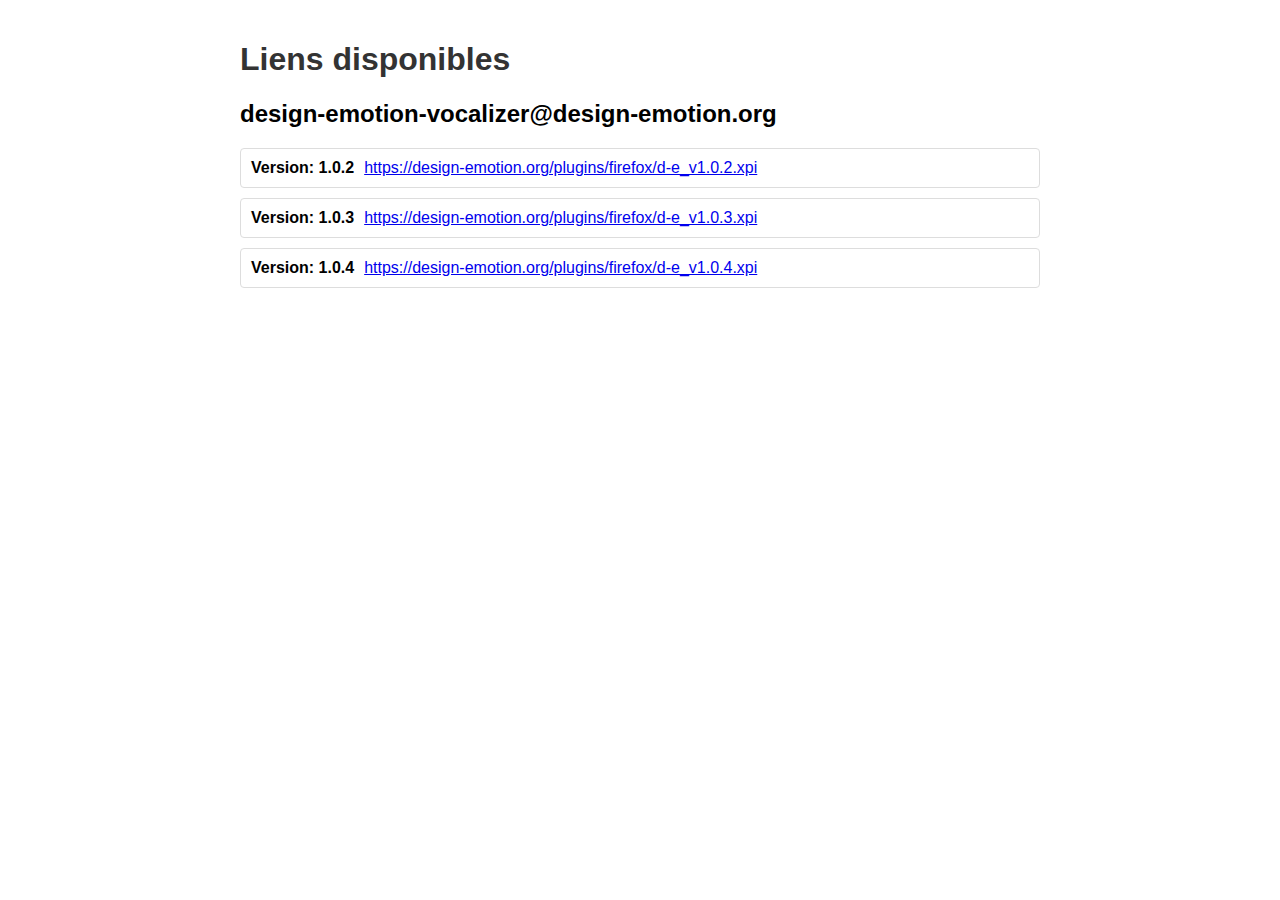
<file: browser/index.html>
<!DOCTYPE html>
<html lang="fr">
<head>
    <meta charset="UTF-8">
    <meta name="viewport" content="width=device-width, initial-scale=1.0">
    <title>Version du plugin Design Emotion pour Firefox</title>
    <style>
        body {
            font-family: Arial, sans-serif;
            max-width: 800px;
            margin: 0 auto;
            padding: 20px;
        }
        h1 {
            color: #333;
        }
        ul {
            list-style-type: none;
            padding: 0;
        }
        li {
            margin-bottom: 10px;
            padding: 10px;
            border: 1px solid #ddd;
            border-radius: 4px;
        }
        .version {
            font-weight: bold;
            margin-right: 10px;
        }
    </style>
</head>
<body>
    <h1>Liens disponibles</h1>
    <div id="links-container">Chargement des liens...</div>

    <script>
        document.addEventListener('DOMContentLoaded', function() {
            fetch('update.json')
                .then(response => {
                    if (!response.ok) {
                        throw new Error('Erreur lors du chargement du fichier JSON');
                    }
                    return response.json();
                })
                .then(data => {
                    const container = document.getElementById('links-container');
                    container.innerHTML = '';
                    
                    // Pour chaque extension dans le JSON
                    for (const extension in data) {
                        const updates = data[extension].updates;
                        if (updates && updates.length) {
                            const extensionTitle = document.createElement('h2');
                            extensionTitle.textContent = extension;
                            container.appendChild(extensionTitle);
                            
                            const linksList = document.createElement('ul');
                            
                            // Pour chaque mise à jour
                            updates.forEach(update => {
                                const listItem = document.createElement('li');
                                
                                const versionSpan = document.createElement('span');
                                versionSpan.className = 'version';
                                versionSpan.textContent = 'Version: ' + update.version;
                                listItem.appendChild(versionSpan);
                                
                                const link = document.createElement('a');
                                link.href = update.update_link;
                                link.textContent = update.update_link;
                                link.target = '_blank';
                                listItem.appendChild(link);
                                
                                linksList.appendChild(listItem);
                            });
                            
                            container.appendChild(linksList);
                        }
                    }
                })
                .catch(error => {
                    console.error('Erreur:', error);
                    document.getElementById('links-container').innerHTML = 
                        '<p style="color: red;">Erreur lors du chargement des données: ' + error.message + '</p>';
                });
        });
    </script>
</body>
</html>
</file>
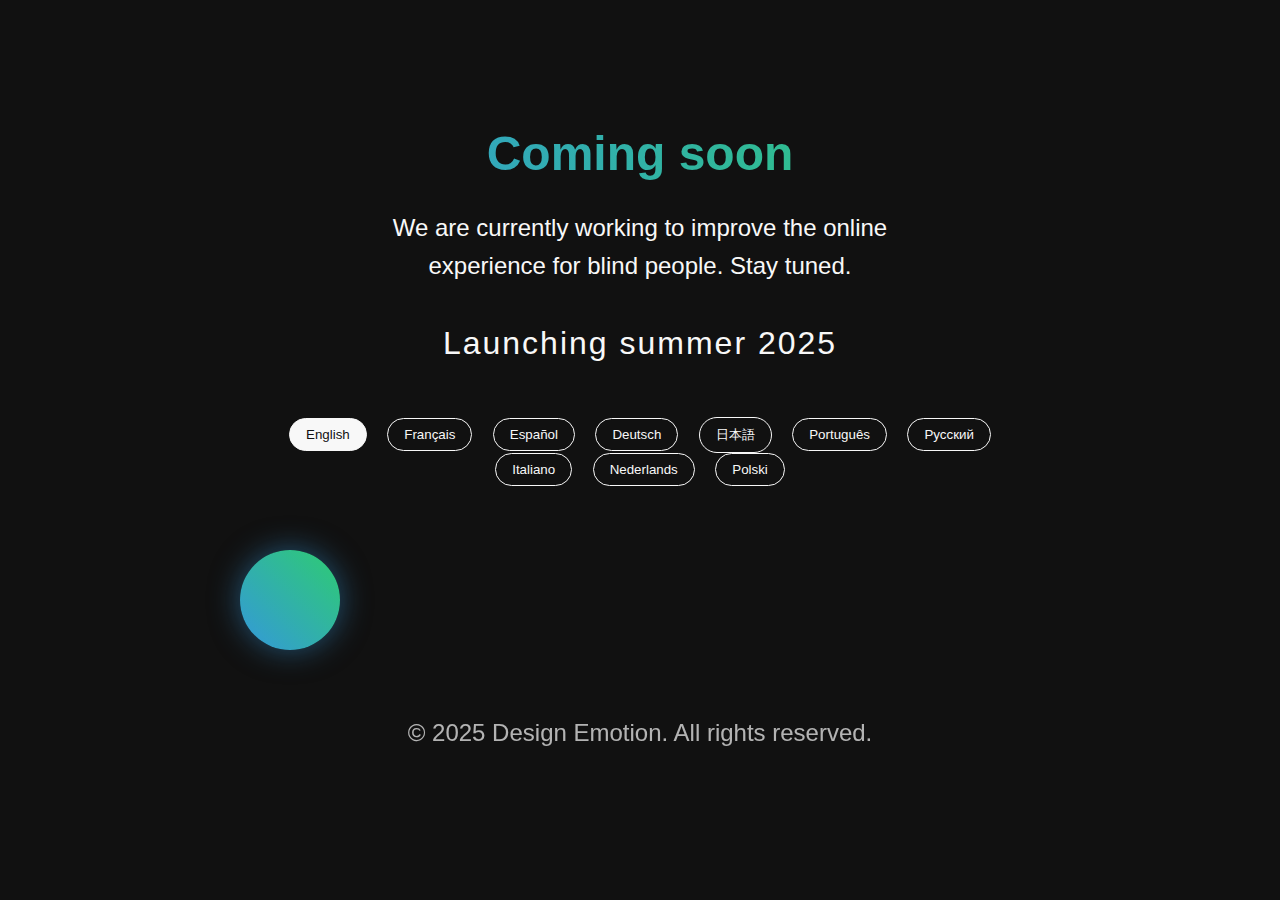
<file: site/index.html>
<!DOCTYPE html>
<html lang="en">
<head>
    <meta charset="UTF-8">
    <meta name="viewport" content="width=device-width, initial-scale=1.0">
    <title>Design Emotion - Coming Soon</title>
    <meta name="description" content="Something amazing is coming. Stay tuned for our revolutionary product.">
    <style>
        :root {
            --primary-color: #3498db;
            --secondary-color: #2ecc71;
            --background-color: #111;
            --text-color: #f8f8f8;
            --accent-color: #e74c3c;
        }
        
        * {
            box-sizing: border-box;
            margin: 0;
            padding: 0;
        }
        
        body {
            font-family: -apple-system, BlinkMacSystemFont, "Segoe UI", Roboto, Helvetica, Arial, sans-serif;
            background-color: var(--background-color);
            color: var(--text-color);
            line-height: 1.6;
            min-height: 100vh;
            display: flex;
            flex-direction: column;
            align-items: center;
            justify-content: center;
            padding: 2rem;
        }
        
        .container {
            max-width: 800px;
            margin: 0 auto;
            text-align: center;
        }
        
        h1 {
            font-size: 3rem;
            margin-bottom: 1rem;
            background: linear-gradient(90deg, var(--primary-color), var(--secondary-color));
            -webkit-background-clip: text;
            background-clip: text;
            color: transparent;
            animation: pulse 3s infinite alternate;
        }
        
        p {
            font-size: 1.5rem;
            margin-bottom: 2rem;
            max-width: 600px;
            margin-left: auto;
            margin-right: auto;
        }
        
        .language-switcher {
            margin-top: 3rem;
        }
        
        .language-btn {
            background: transparent;
            border: 1px solid var(--text-color);
            color: var(--text-color);
            padding: 0.5rem 1rem;
            margin: 0 0.5rem;
            border-radius: 2rem;
            cursor: pointer;
            transition: all 0.3s ease;
        }
        
        .language-btn:hover, .language-btn.active {
            background-color: var(--text-color);
            color: var(--background-color);
        }
        
        .language-btn:focus {
            outline: 2px solid var(--primary-color);
            outline-offset: 2px;
        }
        
        .pulse {
            margin-top: 4rem;
            width: 100px;
            height: 100px;
            border-radius: 50%;
            background: linear-gradient(45deg, var(--primary-color), var(--secondary-color));
            box-shadow: 0 0 30px rgba(52, 152, 219, 0.5);
            animation: pulse 2s infinite alternate;
        }
        
        @keyframes pulse {
            0% {
                transform: scale(0.9);
                opacity: 0.7;
            }
            100% {
                transform: scale(1.1);
                opacity: 1;
            }
        }
        
        @media (max-width: 768px) {
            h1 {
                font-size: 2.2rem;
            }
            
            p {
                font-size: 1.2rem;
            }
            
            .language-btn {
                margin: 0.5rem;
            }
        }
        
        .hidden {
            display: none;
        }
        
        .countdown {
            font-size: 2rem;
            margin: 2rem 0;
            letter-spacing: 2px;
        }
        
        footer {
            margin-top: 4rem;
            font-size: 0.9rem;
            opacity: 0.7;
        }
    </style>
</head>
<body>
    <div class="container" role="main">
        <div id="content-section" class="content-section">
            <h1 id="title"></h1>
            <p id="description"></p>
            <div id="countdown" class="countdown" aria-live="polite"></div>
        </div>

        <div class="language-switcher" role="navigation" aria-label="Language selection">
            <button class="language-btn active" data-lang="en" aria-pressed="true">English</button>
            <button class="language-btn" data-lang="fr" aria-pressed="false">Français</button>
            <button class="language-btn" data-lang="es" aria-pressed="false">Español</button>
            <button class="language-btn" data-lang="de" aria-pressed="false">Deutsch</button>
            <button class="language-btn" data-lang="ja" aria-pressed="false">日本語</button>
            <button class="language-btn" data-lang="pt" aria-pressed="false">Português</button>
            <button class="language-btn" data-lang="ru" aria-pressed="false">Русский</button>
            <button class="language-btn" data-lang="it" aria-pressed="false">Italiano</button>
            <button class="language-btn" data-lang="nl" aria-pressed="false">Nederlands</button>
            <button class="language-btn" data-lang="pl" aria-pressed="false">Polski</button>
        </div>
        
        <div class="pulse" aria-hidden="true"></div>
        
        <footer>
            <p>&copy; 2025 Design Emotion. All rights reserved.</p>
        </footer>
    </div>

    <script>
        // Simple language switcher
        // Éléments DOM principaux
        const languageBtns = document.querySelectorAll('.language-btn');
        const titleEl = document.getElementById('title');
        const descriptionEl = document.getElementById('description');
        const countdownEl = document.getElementById('countdown');
        
        // Contenu pour chaque langue intégré directement
        const content = {
          "en": {
            "title": "Coming soon",
            "description": "We are currently working to improve the online experience for blind people. Stay tuned.",
            "countdown": "Launching summer 2025"
          },
          "fr": {
            "title": "Bientôt",
            "description": "Nous travaillons actuellement à l’amélioration de l’expérience des personnes aveugles sur internet. Restez à l'écoute.",
            "countdown": "Lancement été 2025"
          },
          "es": {
            "title": "Pronto",
            "description": "Actualmente estamos trabajando para mejorar la experiencia en línea de las personas ciegas. Mantente atento.",
            "countdown": "Lanzamiento verano 2025"
          },
          "de": {
            "title": "Bald verfügbar",
            "description": "Wir arbeiten derzeit daran, das Online-Erlebnis für blinde Menschen zu verbessern. Bleiben Sie dran.",
            "countdown": "Start Sommer 2025"
          },
          "ja": {
            "title": "近日公開",
            "description": "現在、視覚障害者のインターネット体験を向上させるために取り組んでいます。続報をお待ちください。",
            "countdown": "2025年夏公開"
          },
          "pt": {
            "title": "Em breve",
            "description": "Estamos atualmente a trabalhar para melhorar a experiência online das pessoas cegas. Fique atento.",
            "countdown": "Lançamento verão 2025"
          },
          "ru": {
            "title": "Скоро",
            "description": "В настоящее время мы работаем над улучшением онлайн-опыта для незрячих людей. Следите за новостями.",
            "countdown": "Запуск летом 2025 года"
          },
          "it": {
            "title": "Presto disponibile",
            "description": "Stiamo lavorando per migliorare l’esperienza online delle persone non vedenti. Restate sintonizzati.",
            "countdown": "Lancio estate 2025"
          },
          "nl": {
            "title": "Binnenkort beschikbaar",
            "description": "We werken momenteel aan het verbeteren van de online ervaring voor blinden. Blijf op de hoogte.",
            "countdown": "Lancering zomer 2025"
          },
          "pl": {
            "title": "Wkrótce",
            "description": "Obecnie pracujemy nad poprawą doświadczenia osób niewidomych w internecie. Bądź na bieżąco.",
            "countdown": "Premiera lato 2025"
          }
        };
        
        // Obtient la langue actuelle
        function getCurrentLang() {
            const activeBtn = document.querySelector('.language-btn.active');
            return activeBtn ? activeBtn.getAttribute('data-lang') : 'en';
        }
        
        // Met à jour le contenu en fonction de la langue sélectionnée
        function updateContent(lang) {
            if (!content[lang]) {
                lang = 'en'; // Langue de secours
            }
            
            const langContent = content[lang];
            titleEl.textContent = langContent.title;
            descriptionEl.textContent = langContent.description;
            countdownEl.textContent = langContent.countdown;
            
            // Update document language
            document.documentElement.lang = lang;
        }
        
        // Ajoute les gestionnaires d'événements pour les boutons de langue
        languageBtns.forEach(btn => {
            btn.addEventListener('click', () => {
                const lang = btn.getAttribute('data-lang');
                
                // Update button states
                languageBtns.forEach(b => {
                    b.classList.remove('active');
                    b.setAttribute('aria-pressed', 'false');
                });
                btn.classList.add('active');
                btn.setAttribute('aria-pressed', 'true');
                
                updateContent(lang);
            });
        });
        
        // Détecte la langue du navigateur
        function detectBrowserLanguage() {
            const browserLang = navigator.language.split('-')[0];
            const supportedLangs = ['en', 'fr', 'es', 'de', 'zh'];
            
            if (supportedLangs.includes(browserLang)) {
                const langBtn = document.querySelector(`.language-btn[data-lang="${browserLang}"]`);
                if (langBtn) {
                    langBtn.click();
                }
            }
        }
        
        // Exécute au chargement de la page
        window.addEventListener('DOMContentLoaded', () => {
            updateContent(getCurrentLang());
            detectBrowserLanguage();
        });
    </script>
</body>
</html>
</file>
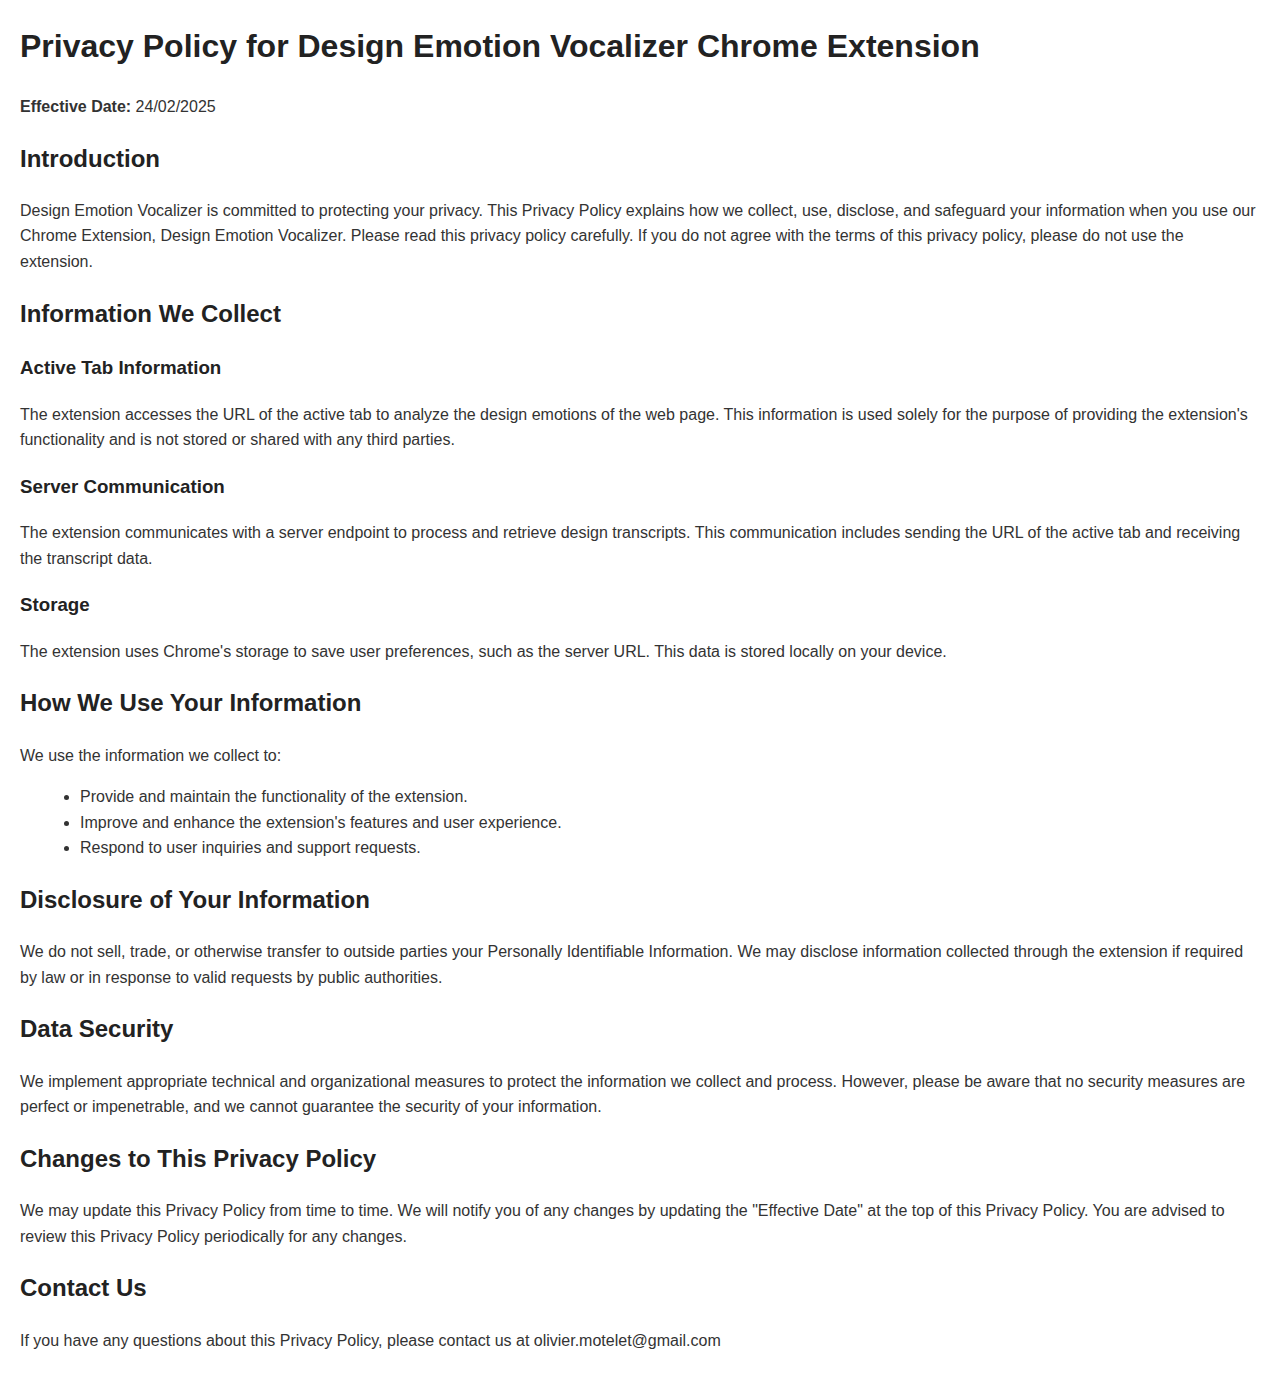
<file: browser/plugin_privacy_policy.html>
<!DOCTYPE html>
<html lang="en">
<head>
  <meta charset="UTF-8">
  <meta name="viewport" content="width=device-width, initial-scale=1">
  <title>Privacy Policy - Design Emotion Vocalizer Chrome Extension</title>
  <style>
    body {
      font-family: Arial, sans-serif;
      margin: 20px;
      line-height: 1.6;
      color: #333;
    }
    h1, h2, h3 {
      color: #222;
    }
    .section {
      margin-bottom: 20px;
    }
    ul {
      margin-left: 20px;
    }
  </style>
</head>
<body>
  <h1>Privacy Policy for Design Emotion Vocalizer Chrome Extension</h1>
  <p><strong>Effective Date:</strong> 24/02/2025</p>

  <div class="section">
    <h2>Introduction</h2>
    <p>
      Design Emotion Vocalizer is committed to protecting your privacy. This Privacy Policy explains how we collect, use, disclose, and safeguard your information when you use our Chrome Extension, Design Emotion Vocalizer. Please read this privacy policy carefully. If you do not agree with the terms of this privacy policy, please do not use the extension.
    </p>
  </div>

  <div class="section">
    <h2>Information We Collect</h2>
    <h3>Active Tab Information</h3>
    <p>
      The extension accesses the URL of the active tab to analyze the design emotions of the web page. This information is used solely for the purpose of providing the extension's functionality and is not stored or shared with any third parties.
    </p>
    
    <h3>Server Communication</h3>
    <p>
      The extension communicates with a server endpoint to process and retrieve design transcripts. This communication includes sending the URL of the active tab and receiving the transcript data.
    </p>
    
    <h3>Storage</h3>
    <p>
      The extension uses Chrome's storage to save user preferences, such as the server URL. This data is stored locally on your device.
    </p>
  </div>

  <div class="section">
    <h2>How We Use Your Information</h2>
    <p>We use the information we collect to:</p>
    <ul>
      <li>Provide and maintain the functionality of the extension.</li>
      <li>Improve and enhance the extension's features and user experience.</li>
      <li>Respond to user inquiries and support requests.</li>
    </ul>
  </div>

  <div class="section">
    <h2>Disclosure of Your Information</h2>
    <p>
      We do not sell, trade, or otherwise transfer to outside parties your Personally Identifiable Information. We may disclose information collected through the extension if required by law or in response to valid requests by public authorities.
    </p>
  </div>

  <div class="section">
    <h2>Data Security</h2>
    <p>
      We implement appropriate technical and organizational measures to protect the information we collect and process. However, please be aware that no security measures are perfect or impenetrable, and we cannot guarantee the security of your information.
    </p>
  </div>

  <div class="section">
    <h2>Changes to This Privacy Policy</h2>
    <p>
      We may update this Privacy Policy from time to time. We will notify you of any changes by updating the "Effective Date" at the top of this Privacy Policy. You are advised to review this Privacy Policy periodically for any changes.
    </p>
  </div>

  <div class="section">
    <h2>Contact Us</h2>
    <p>
      If you have any questions about this Privacy Policy, please contact us at olivier.motelet@gmail.com
    </p>
  </div>
</body>
</html>
</file>
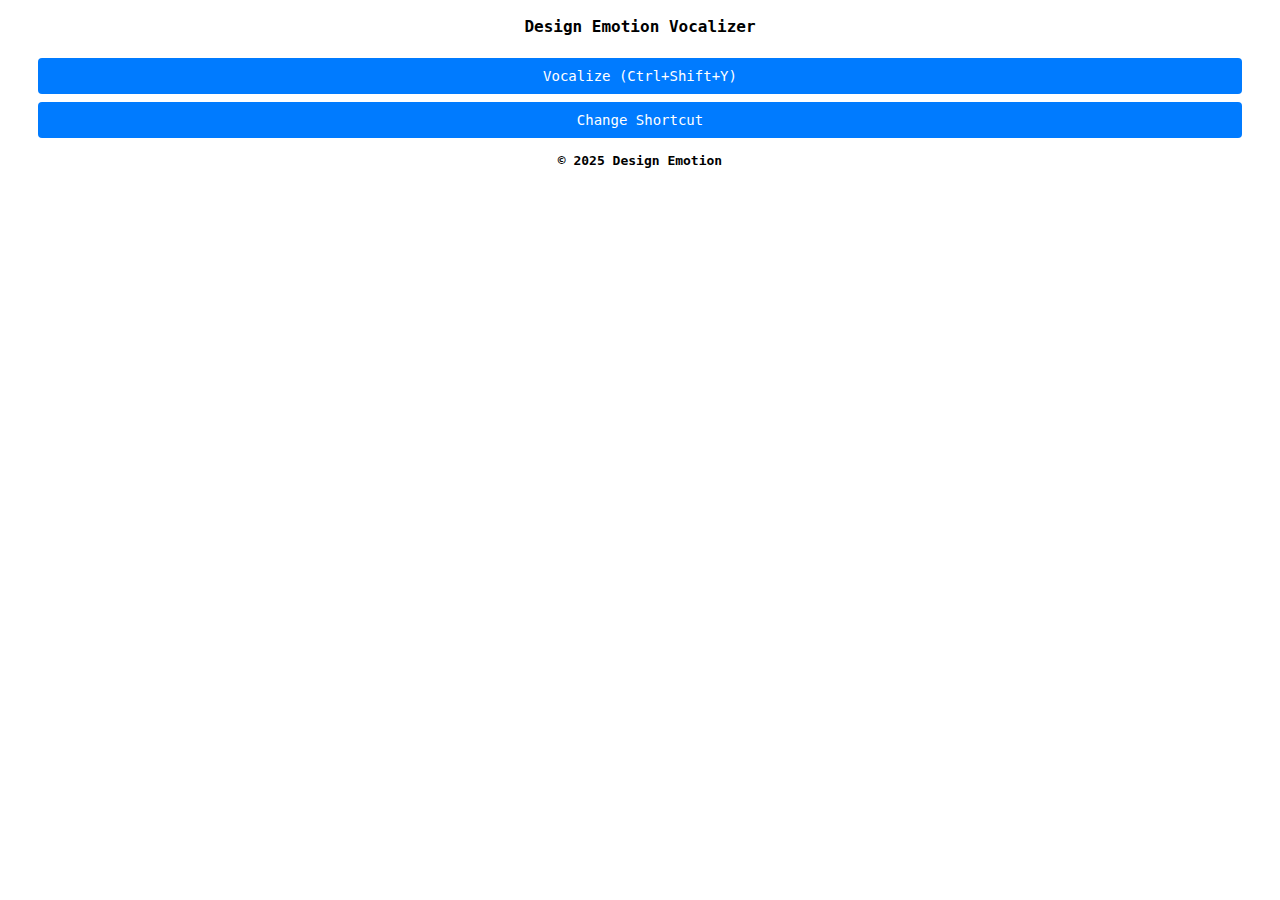
<file: browser/popup.html>
<!DOCTYPE html>
<html>
<head>
  <meta charset="UTF-8">
  <title>Design Emotion Vocalizer</title>
  <link rel="stylesheet" href="popup.css">
</head>
<body>
  <div class="header">
    <!--<img src="icon16.png" alt="" class="header-icon" />-->
    <span id="popup-title">Design Emotion Vocalizer</span>
    <!--<img src="icon16.png" alt="" class="header-icon" />-->
  </div>
  
  <div class="content">
    <button id="vocaliseBtn">Vocalize (Ctrl+Shift+Y)</button>
    <button id="settingsBtn">Change Shortcut</button>
  </div>
  
  <div class="footer" id="footer-copyright">© 2025 Design Emotion</div>
  <script src="popup.js" type="module"></script>
</body>
</html>
</file>
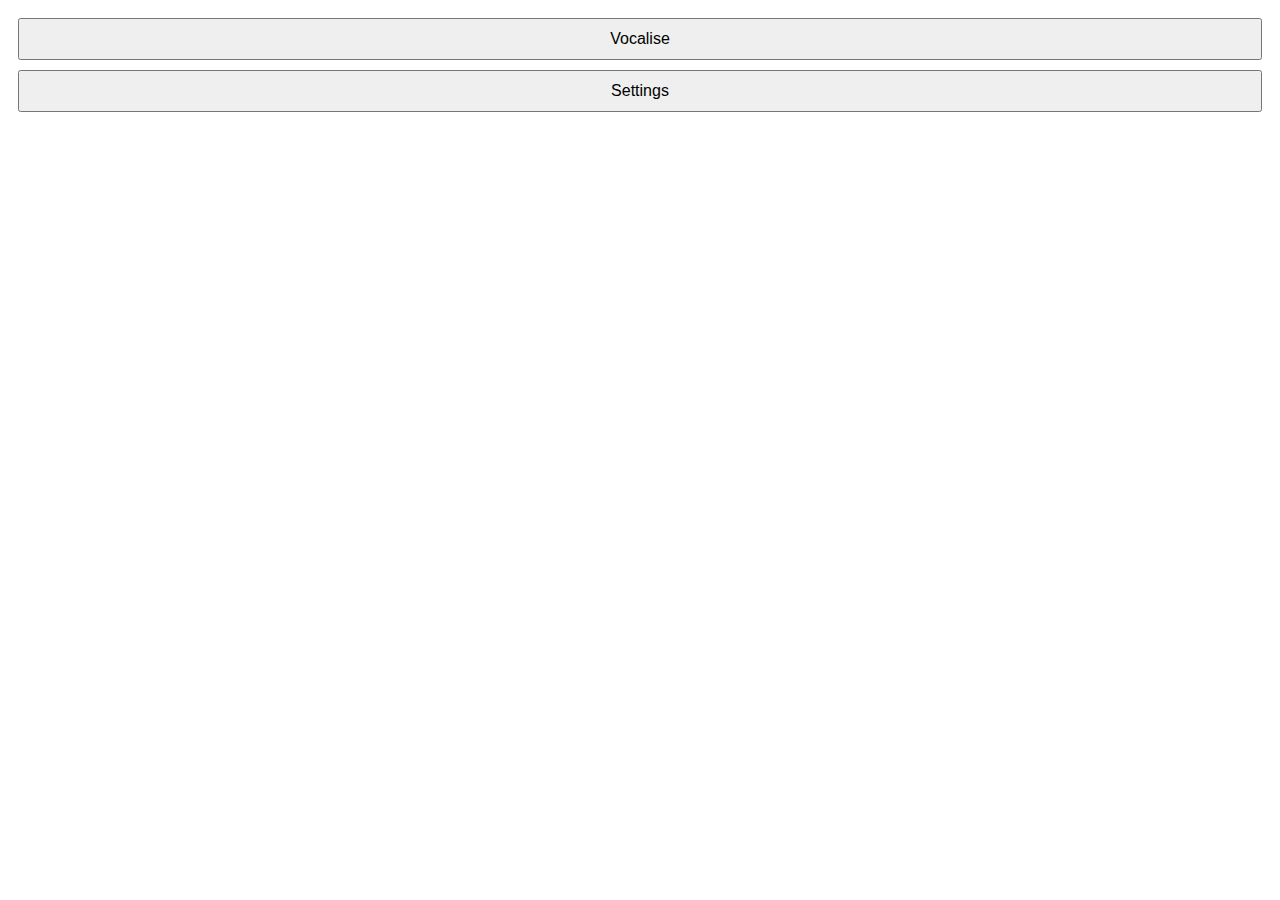
<file: chrome/popup.html>
<!DOCTYPE html>
<html lang="fr">
<head>
  <meta charset="UTF-8">
  <title>Design Emotion Vocalizer</title>
  <style>
    body {
      font-family: Arial, sans-serif;
      padding: 10px;
      min-width: 200px;
    }
    button {
      width: 100%;
      padding: 10px;
      margin-bottom: 10px;
      font-size: 16px;
      cursor: pointer;
    }
  </style>
</head>
<body>
  <button id="vocaliseBtn">Vocalise</button>
  <button id="settingsBtn">Settings</button>

  <script src="popup.js"></script>
</body>
</html>
</file>
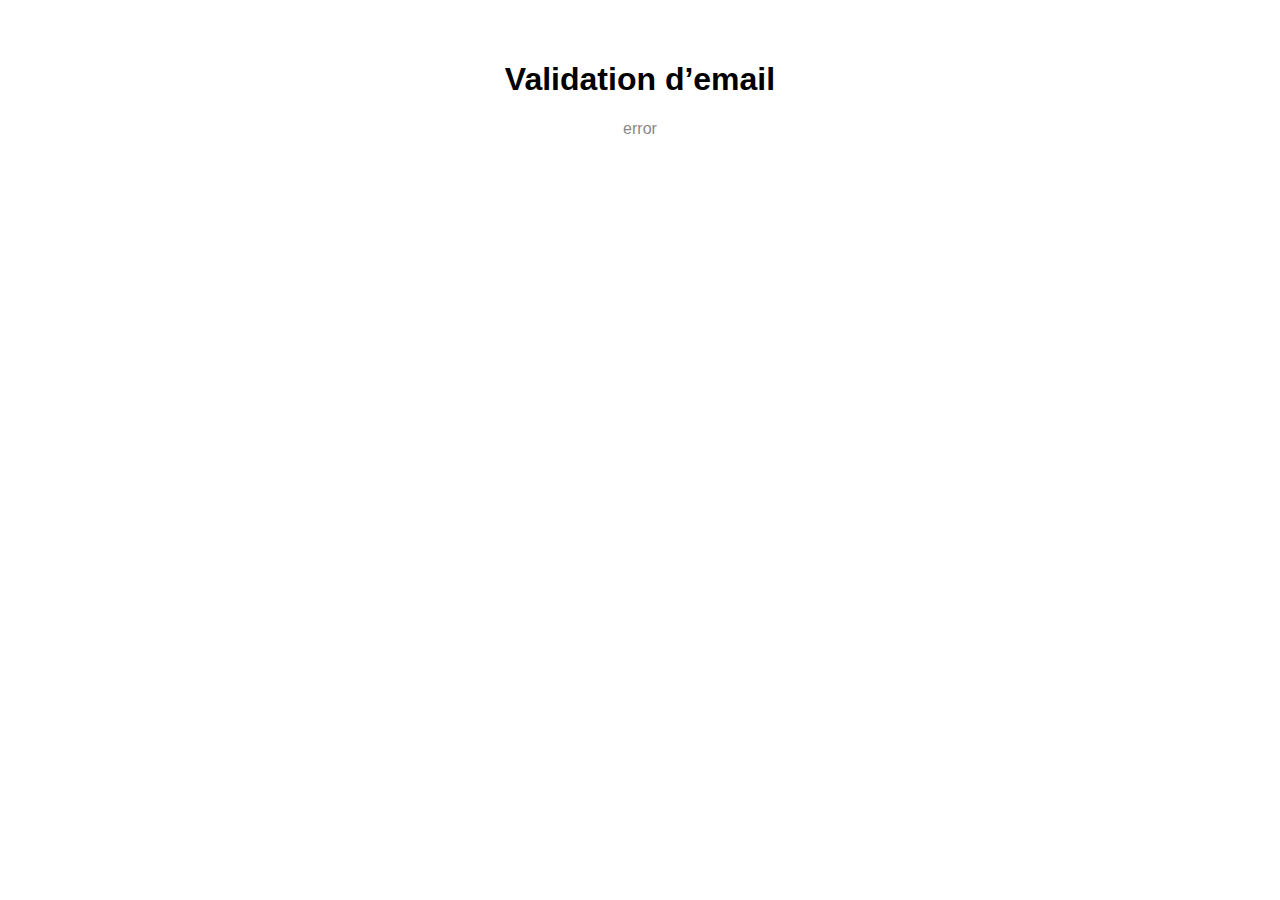
<file: site/validate-email.html>
<!DOCTYPE html>
<html lang="fr">
<head>
  <meta charset="UTF-8">
  <title>Validation d'email…</title>
  <style>
    body { font-family: sans-serif; text-align: center; padding: 2rem; }
    .loading { color: #888; }
    .success { color: green; }
    .error   { color: red; }
  </style>
</head>
<body>
  <h1>Validation d’email</h1>
  <p id="status" class="loading">En cours de validation…</p>

  <script>
    (function() {
      // 1. Récupère la clé dans l'URL
      const params = new URLSearchParams(window.location.search);
      const validationKey = params.get('validation_key');
      if (!validationKey) {
        document.getElementById('status')
          .textContent = "Clé de validation manquante dans l’URL."
          .className = 'error';
        return;
      }

      // 2. Choisit l'URI selon l'environnement
      const hostname = window.location.hostname;
      let uri =  'http://localhost:3000'
      //uri = 'https://nqeyedpmyc.execute-api.eu-west-3.amazonaws.com/dev';

      // 3. Appelle votre fonction Lambda
      fetch(`${uri}/register-key-for-email`, {
        method: 'POST',
        headers: { 'Content-Type': 'application/json' },
        body: JSON.stringify({ validation_key: validationKey })
      })
      .then(async res => {
        if (!res.ok) throw new Error(`Statut HTTP ${res.status}`);
        const data = await res.json();
        // 4. Affiche le résultat
        (document.getElementById('status')
          .textContent = data.message || 'Validation réussie !')
          .className = 'success';
      })
      .catch(err => {
        console.error(err);
        (document.getElementById('status')
          .textContent = "Une erreur est survenue lors de la validation.")
          .className = 'error';
      });
    })();
  </script>
</body>
</html>
</file>
<file: browser/popup.css>
body {
  font-family: monospace;
  padding: 10px;
  min-width: 300px;
  background-color: #fff;
  color: #000;
  margin: 0;
  border-radius: 12px;
  overflow: hidden;
}

.header {
  color: #000;
  height: 32px;
  display: flex;
  align-items: center;
  justify-content: center;
  text-align: center;
  font-size: 16px;
  font-weight: bold;
  gap: 10px;
}

.header-icon {
  width: 14px;
  height: 14px;
  object-fit: contain;
}

.content {
  /* background-color: white; */
  color: black;
  border-radius: 8px;
  padding: 16px;
  margin: 0 12px;
}

button {
  font-family: monospace;
  width: 100%;
  padding: 10px;
  font-size: 14px;
  cursor: pointer;
  border: none;
  border-radius: 4px;
  background-color: transparent;
  color: white;
  transition: background-color 0.3s ease;
}

button:first-child {
  margin-bottom: 8px;
}

button:hover {
  background-color: rgba(255, 255, 255, 0.1);
}

#vocaliseBtn, #settingsBtn {
  background-color: #007bff;
  color: white;
}

#vocaliseBtn:hover, #settingsBtn:hover {
  background-color: #0056b3;
}

.footer {
  color: #000;
  height: 12px;
  display: flex;
  align-items: center;
  justify-content: center;
  text-align: center;
  font-size: 13px;
  font-weight: bold;
}
</file>
